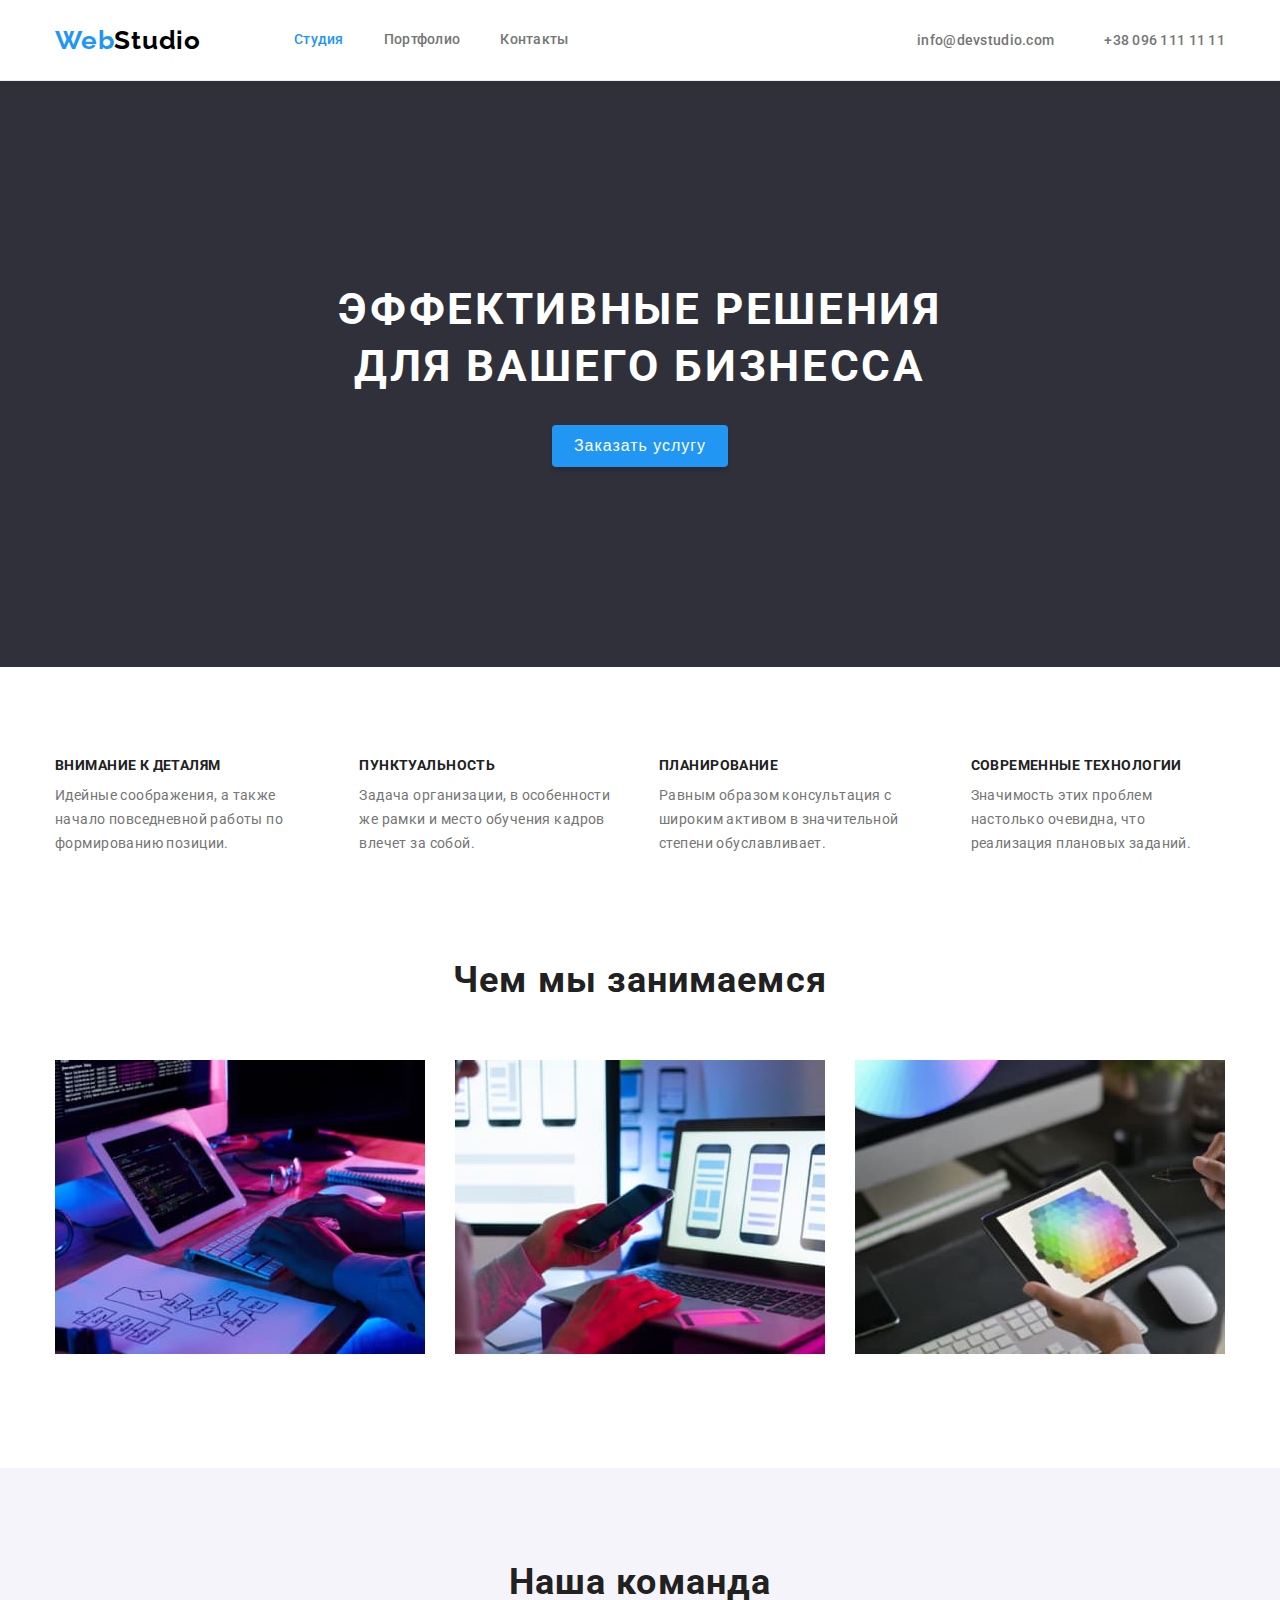
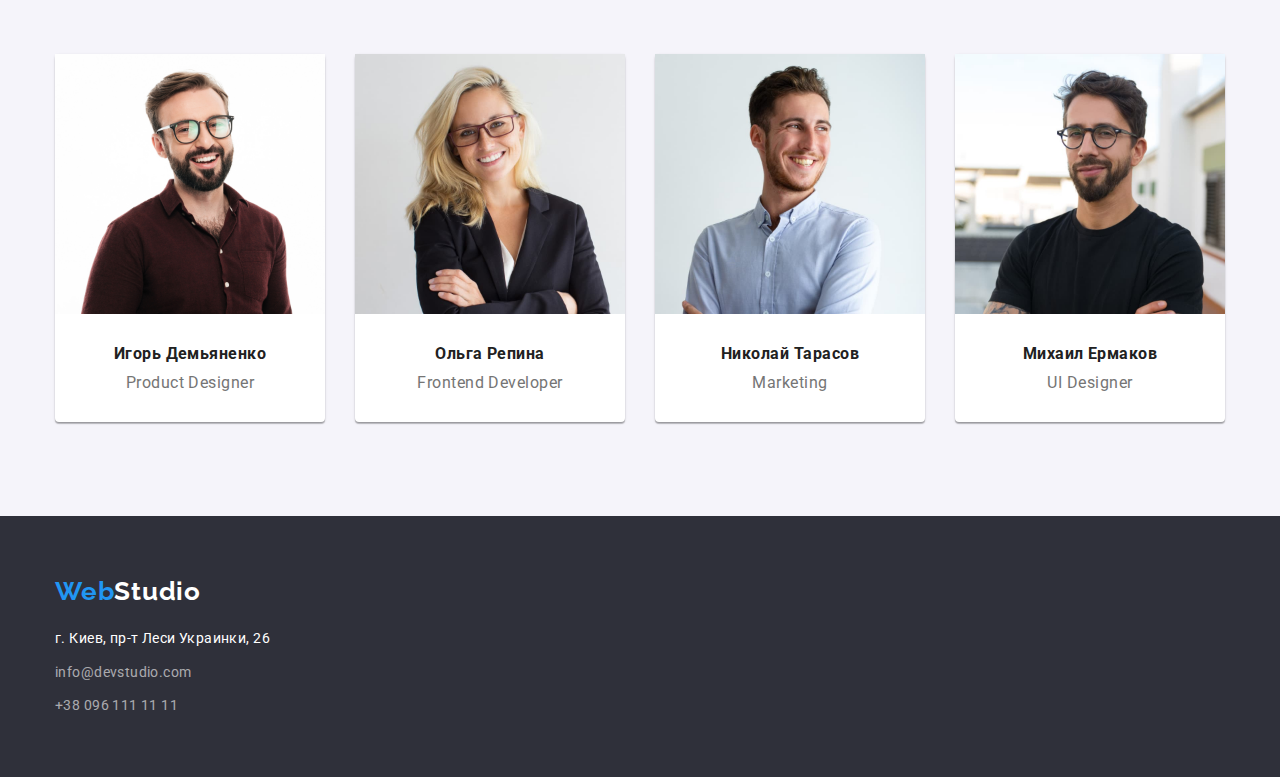
<file: index.html>
<!DOCTYPE html>
<html lang="ru">
<head>
    <meta charset="UTF-8">
    <meta http-equiv="X-UA-Compatible" content="IE=edge">
    <meta name="viewport" content="width=device-width, initial-scale=1.0">
    <title>Document</title>
    <link rel="preconnect" href="https://fonts.gstatic.com">
<link href="https://fonts.googleapis.com/css2?family=Raleway:wght@700&family=Roboto:wght@400;500;700;900&display=swap" rel="stylesheet">
<a href="https://cdnjs.cloudflare.com/ajax/libs/modern-normalize/1.0.0/modern-normalize.min.css"></a>
<link rel="stylesheet" href="./css/styles.css">
</head>
<body>
    <header class="header">
        <div class="container main-nav">
        <nav class="nav">
            <a href="./" class="link logo"><span class="web">Web</span>Studio</a>
            <ul class="nav-list">
                <li class="item"><a class="link nav-link stud-lnk" href="">Студия</a></li>
                <li class="item"><a class="link nav-link" href="./portfolio.html">Портфолио</a></li>
                <li class="item"><a class="link nav-link" href="">Контакты</a></li>
            </ul>
        </nav>
        <ul class="addr">
        <li class="item"><a class="link nav-link" href="mailto:info@devstudio.com">info@devstudio.com</a></li>
        <li class="item"><a class="link nav-link" href="tel:+380961111111">+38 096 111 11 11</a></li>
        </ul>
        </div>
    </header>
    <main>
    <section class="hero">
        <h1 class="hero-title">ЭФФЕКТИВНЫЕ РЕШЕНИЯ<br>ДЛЯ ВАШЕГО БИЗНЕССА</h1>
        <button type="button" class="hero-button"> Заказать услугу</button>
    </section>
    <section>
        <div class="container main-info">
        <ul class="info-list">
            <li class="info-block">
                <h3 class="info-title">Внимание к деталям</h3>
                <p class="info-text">Идейные соображения, а также начало повседневной работы по формированию позиции.</p>
            </li class="info-block">
            <li class="info-block">
                <h3 class="info-title">Пунктуальность</h3>
                <p class="info-text">Задача организации, в особенности же рамки и место обучения кадров влечет за собой.</p>
            </li>
            <li class="info-block">
                <h3 class="info-title">Планирование</h3>
                <p class="info-text">Равным образом консультация с широким активом в значительной степени обуславливает.</p>
            </li>
            <li class="info-block"><h3 class="info-title">Современные технологии </h3>
            <p class="info-text">Значимость этих проблем настолько очевидна, что реализация плановых заданий.</p>
            </li>
        </ul>
    </div>
    </section>

    <section class="wwd">
        <div class="wwd-main container">
        <h2 class="wwd-title">Чем мы занимаемся</h2>
        <ul class="wwd-list">
        <li  class="img"><img src="./images/box1.jpg" alt="notebook" width="370"></li>
        <li  class="img"><img src="./images/box2.jpg" alt="with hand" width="370"></li>
        <li  class="img"><img src="./images/box3.jpg" alt="tablet" width="370"></li>
        </ul>
        </div>
    </section>
    <section class="team">
        <div class="container team-main">
        <h2 class="team-title">Наша команда</h2>
        <ul class="team-list">
            <li class="team-card"><div><img src="./images/teamcard1.jpg" alt="1" width="270"></div>
            <div class="team-txt"><h3 class="team-subtitle">Игорь Демьяненко</h3>
            <p class="team-text">Product Designer</p></div></li>
            <li class="team-card"><div><img src="./images/teamcard2.jpg" alt="1" width="270"></div>
                <div class="team-txt"><h3 class="team-subtitle">Ольга Репина</h3>
            <p class="team-text">Frontend Developer</p></div></li>
            <li class="team-card"><div><img src="./images/teamcard3.jpg" alt="1" width="270"></div>
                <div class="team-txt"><h3 class="team-subtitle">Николай Тарасов</h3>
            <p class="team-text">Marketing</p></div></li>
            <li class="team-card"><div><img src="./images/teamcard4.jpg" alt="1" width="270"></div>
                <div class="team-txt"><h3 class="team-subtitle">Михаил Ермаков</h3>
            <p class="team-text">UI Designer</p></div></li>
        </ul>
    </div> 
    </section>
</main>
<footer class="info-links">
    <div class="container main-bottom">
    <a class="link logo-bottom" href="./"><span class="web">Web</span>Studio</a>
    <address class="our-location footer-item">г. Киев, пр-т Леси Украинки, 26</address>
    <ul>
    <li class="footer-item"><a  href="mailto:info@devstudio.com" class="link bottom-link ">info@devstudio.com</a></li>
    <li><a class="link bottom-link" href="tel:+380961111111">+38 096 111 11 11</a></li>
    </ul>
    </div>
</footer>
</body>
</html>
</file>
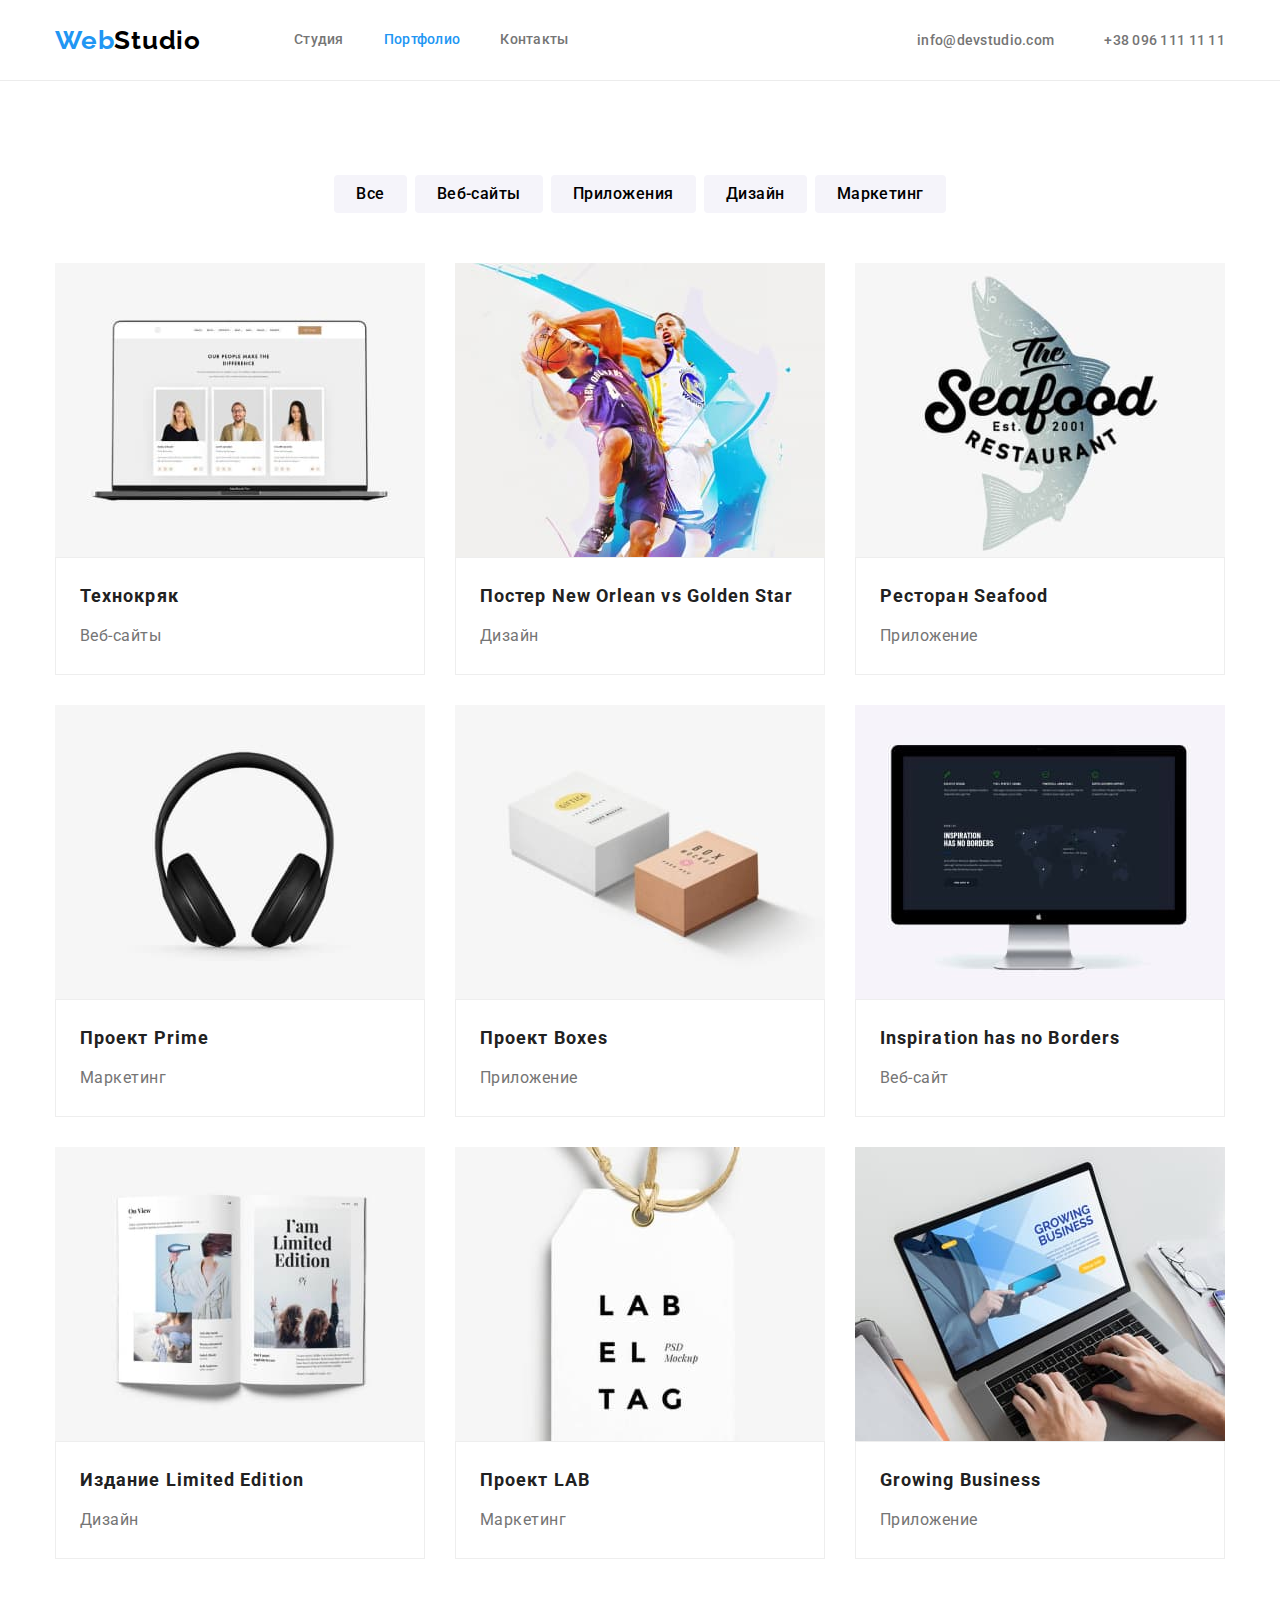
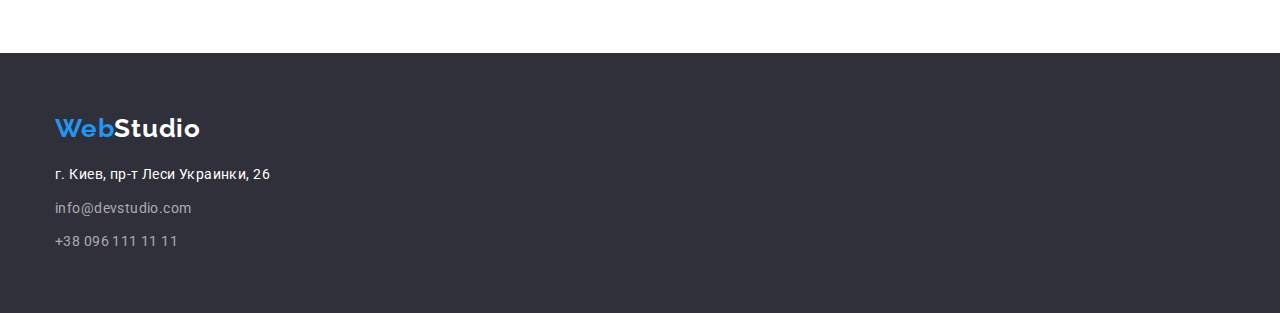
<file: portfolio.html>
<!DOCTYPE html>
<html lang="ru">
  <head>
    <meta charset="UTF-8" />
    <meta http-equiv="X-UA-Compatible" content="IE=edge" />
    <meta name="viewport" content="width=device-width, initial-scale=1.0" />
    <title>Document</title>
    <link rel="preconnect" href="https://fonts.gstatic.com">
    <link href="https://fonts.googleapis.com/css2?family=Raleway:wght@700&family=Roboto:wght@400;500;700;900&display=swap" rel="stylesheet">
    <a href="https://cdnjs.cloudflare.com/ajax/libs/modern-normalize/1.0.0/modern-normalize.min.css"></a>
    <link rel="stylesheet" href="./css/styles.css" />
  </head>
  <body>
    <header class="header">
      <div class="container main-nav">
      <nav class="nav">
          <a href="./" class="link logo"><span class="web">Web</span>Studio</a>
          <ul class="nav-list">
              <li class="item"><a class="link nav-link" href="./index.html">Студия</a></li>
              <li class="item"><a class="link nav-link stud-lnk" href="./portfolio.html">Портфолио</a></li>
              <li class="item"><a class="link nav-link" href="">Контакты</a></li>
          </ul>
      </nav>
      <ul class="addr">
      <li class="item"><a class="link nav-link" href="mailto:info@devstudio.com">info@devstudio.com</a></li>
      <li class="item"><a class="link nav-link" href="tel:+380961111111">+38 096 111 11 11</a></li>
      </ul>
      </div>
  </header>
    <main>
      <section class="profile">
        <div class="container">
      
      <ul class="profile-buttons">
        <li class="btn"><button type="button" class="little-button">Все</button></li>
        <li class="btn"><button type="button" class="little-button">Веб-сайты</button></li>
        <li class="btn"><button type="button" class="little-button">Приложения</button></li>
        <li class="btn"><button type="button" class="little-button">Дизайн</button></li>
        <li class="btn"><button type="button" class="little-button">Маркетинг</button></li>
      </ul>
      <ul class="profile-img">
        <li class="profile-content">
          <img class="prof-img" src="./images/1.jpg" alt="1" width="370" />
          <div class="card-content">
          <h3 class="profile-title">Технокряк</h3>
          <p class="profile-text">Веб-сайты</p>
        </div>
        </li>

        <li class="profile-content">
          <img class="prof-img" src="./images/2.jpg" alt="1" width="370" />
          <div class="card-content">
          <h3 class="profile-title">Постер New Orlean vs Golden Star</h3>
          <p class="profile-text">Дизайн</p>
        </div>
        </li>

        <li class="profile-content">
          <img class="prof-img" src="./images/3.jpg" alt="1" width="370" />
          <div class="card-content">
          <h3 class="profile-title">Ресторан Seafood</h3>
          <p class="profile-text">Приложение</p>
        </div>
        </li>

        <li class="profile-content">
          <img class="prof-img" src="./images/4.jpg" alt="1" width="370" />
          <div class="card-content">
          <h3 class="profile-title">Проект Prime</h3>
          <p class="profile-text">Маркетинг</p>
        </div>
        </li>

        <li class="profile-content">
          <img class="prof-img" src="./images/5.jpg" alt="1" width="370" />
          <div class="card-content">
          <h3 class="profile-title">Проект Boxes</h3>
          <p class="profile-text">Приложение</p>
        </div>
        </li>

        <li class="profile-content">
          <img class="prof-img" src="./images/6.jpg" alt="1" width="370" />
          <div class="card-content">
          <h3 class="profile-title">Inspiration has no Borders</h3>
          <p class="profile-text">Веб-сайт</p>
        </div>
        </li>

        <li class="profile-content">
          <img class="prof-img" src="./images/7.jpg" alt="1" width="370" />
          <div class="card-content">
          <h3 class="profile-title">Издание Limited Edition</h3>
          <p class="profile-text">Дизайн</p>
        </div>
        </li>

        <li class="profile-content">
          <img class="prof-img" src="./images/8.jpg" alt="1" width="370" />
          <div class="card-content">
          <h3 class="profile-title">Проект LAB</h3>
          <p class="profile-text">Маркетинг</p>
        </div>
        </li>

        <li class="profile-content">
          <img class="prof-img" src="./images/9.jpg" alt="1" width="370" />
          <div class="card-content">
          <h3 class="profile-title">Growing Business</h3>
          <p class="profile-text">Приложение</p>
        </div>
        </li>
      </ul>
    </div>
    </section>
    </main>
    <footer class="info-links">
      <div class="container main-bottom">
      <a class="link logo-bottom" href="./"><span class="web">Web</span>Studio</a>
      <div class="location">
      <address class="our-location footer-item">г. Киев, пр-т Леси Украинки, 26</address>
      <ul>
      <li class="footer-item"><a  href="mailto:info@devstudio.com" class="link bottom-link ">info@devstudio.com</a></li>
      <li><a class="link bottom-link" href="tel:+380961111111">+38 096 111 11 11</a></li>
      </ul>
      </div>
  </footer>
  </body>
</html>
</file>
<file: css/styles.css>
:root {
  --primary-title-color: #ffffff;
  --secondary-title-color: #212121;
  --primary-text-color: #757575;
  --secondary-text-color: #ffffff;
  --subtitle-color: #000000;
  --accent-color: #2196F3  ;
  --shadow: 0px 1px 3px rgba(0, 0, 0, 0.12), 0px 1px 1px rgba(0, 0, 0, 0.14), 0px 2px 1px rgba(0, 0, 0, 0.2);
}
html {
	box-sizing: border-box;
}
*,
*::after,
*::before {
	box-sizing: inherit;
}

h1,
h2,
h3,
h4,
h5,
h6,
p,
ul {
  margin: 0;
  padding: 0;
}

img {
  display: block;
  max-width: 100%;
}

ul{
  list-style: none ;
}

.link {
  text-decoration: none;
}

.link:hover {
  color: var(--accent-color);
}

body {
  margin: 0;
  font-family: 'Roboto', sans-serif;
color: var(--primary-text-color);
}


.container {
  width: 1200px;
  margin-left: auto;
  margin-right: auto;
  padding-left: 15px;
  padding-right: 15px;
}

.header {
  border-bottom: 1px solid #ECECEC;
}

.nav {
display: flex;
}

.main-nav {
display: flex;
align-items: center;
}

.nav-list {
  display: flex;
}

.nav .nav-link {
  display: block;
  padding-top: 32px;
  padding-bottom: 32px;
}

.nav-list .item:not(:last-child) {
  margin-right: 40px;
}

.logo {
align-self: center;
margin-right: 93px;
font-family: Raleway;
font-style: normal;
font-weight: bold;
font-size: 26px;
line-height: 1.19;
letter-spacing: 0.03em;
color: var(--subtitle-color);
}

.web {
  color:var(--accent-color)
}

.nav-link {
font-weight: 500;
font-size: 14px;
line-height: 1.14;
letter-spacing: 0.02em;
color: var(--primary-text-color);
}

.port-lnk {
  color: #2196F3;
}

.stud-lnk {
  color: #2196F3
}

.addr {
  display: flex;
  align-self: center;
  margin-left: auto;
}

.addr .item + .item {
  margin-left: 50px;
}

.hero {
  max-width: 1600px;
    margin-left: auto;
    margin-right: auto;
    padding-bottom: 200px;
    padding-top: 200px;
  background-color: #2F303A ;
  text-align: center;
}

.hero-title {
margin-bottom: 30px;
font-size: 44px;
line-height: 1.3;
text-align: center;
letter-spacing: 0.06em;
text-transform: uppercase;
color: var(--primary-title-color);
}

.hero-button {
padding: 10px 32px;
font-size: 16px;
line-height: 1.88;
text-align: center;
letter-spacing: 0.06em;
color: var(--secondary-text-color);
padding: 6px 22px;
left: 700px;
top: 430px;
background: var(--accent-color);
box-shadow: 0px 4px 4px rgba(0, 0, 0, 0.15);
border-radius: 4px;
border: none;
cursor: pointer;
}

.main-info {
  padding-top: 91px;
  padding-bottom: 94px;
}

.info-list {
  display: flex;
}

.info-block:not(:last-child) {
  margin-top: 0;
  margin-bottom: 0;
  margin-right: 30px;
}

.info-title {
  margin-top: auto;
  margin-bottom: 10px;
  font-size: 14px;
  line-height: 1.14;
  letter-spacing: 0.03em;
  text-transform: uppercase;
  
  color: #212121;
}

.info-text {
  font-size: 14px;
  line-height: 1.71;
  letter-spacing: 0.03em;
}
.wwd-main {
  padding-bottom: 114px;
}

.wwd-title {
  margin-bottom: 50px;
  font-size: 36px;
  line-height: 1.67;
  text-align: center;
  letter-spacing: 0.03em;

  color: var(--secondary-title-color);
}

.wwd-list {
  display: flex;
}

.img:not(:last-child) {
  margin-right: 30px;
}

.team {
  padding-top: 94px;
  padding-bottom: 94px;
  background-color: #F5F4FA;
}

.team-list {
  display: flex;
}

.team-title {
margin-bottom: 50px;
font-weight: 700;
font-size: 36px;
line-height: 1.16;
text-align: center;
letter-spacing: 0.03em;

color: var(--secondary-title-color);
}

.team-card {
  box-shadow: var(--shadow);
  background-color: var(--primary-title-color);
  margin-right: 30px;
  border-radius: 4px;
}

.team-card:last-child {
  margin-right: 0;
}

.team-subtitle {
margin-bottom: 10px;
font-size: 16px;
line-height: 1.19;
text-align: center;
letter-spacing: 0.03em;
color: var(--secondary-title-color);
}

.team-text {
font-size: 16px;
line-height: 1.19;
text-align: center;
letter-spacing: 0.03em;
}

.team-txt {
  padding: 30px 32px;
}

.location {
  margin-top: 20px;
}

.footer-item:not(:last-child) {
margin-bottom: 9px;
}

.info-links {
  padding-top: 60px;
  padding-bottom: 60px;
  background-color: #2F303A ;
}

.logo-bottom {
display: block;
margin-bottom: 20px;
font-family: Raleway;
font-style: normal;
font-weight: bold;
font-size: 26px;
line-height: 1.19;
letter-spacing: 0.03em;
color: var(--secondary-text-color);
}

.our-location {
font-size: 14px;
line-height: 1.71;
letter-spacing: 0.03em;
color: var(--secondary-text-color);
font-style: normal;
}

.bottom-link {
  font-size: 14px;
  line-height: 24px;
  letter-spacing: 0.03em;
  color: rgba(255, 255, 255, 0.6);;
}

.profile {
  padding-top: 94px;
  padding-bottom: 94px;
}

.profile-buttons {
  justify-content: center;
  display: flex;
  margin: 0 0 50px 0;
  padding: 0;
}

.little-button:hover {
color: var(--primary-title-color);
background-color: var(--accent-color);
}

.little-button {
  border-radius: 4px;
  padding: 6px 22px;
  background-color: #F5F4FA;
  border: none;
  font-family: inherit;
  font-style: normal;
  font-weight: 500;
  font-size: 16px;
  line-height: 1.6;
  text-align: center;
  letter-spacing: 0.03em;
  cursor: pointer;
}

.btn:not(:last-child) {
  margin-right: 8px;
}

.profile-content {
  flex-basis: calc(100% / 3 - 30px);
  margin-top: 30px;
  margin-left: 30px;
}

.card-content {
  padding: 20px 24px;
  border: 1px solid rgba(238, 238, 238, 1);
}

.profile-img {
  margin-top: -30px;
  margin-left: -30px;
  display: flex;
  flex-wrap: wrap;
  
}

.prof-img {
  
}

.profile-title {
font-size: 18px;
line-height: 36px;
letter-spacing: 0.06em;
color: var(--secondary-title-color);
}

.profile-text {
margin-top: 4px;
font-size: 16px;
line-height: 2.25;
letter-spacing: 0.03em;
}
</file>
